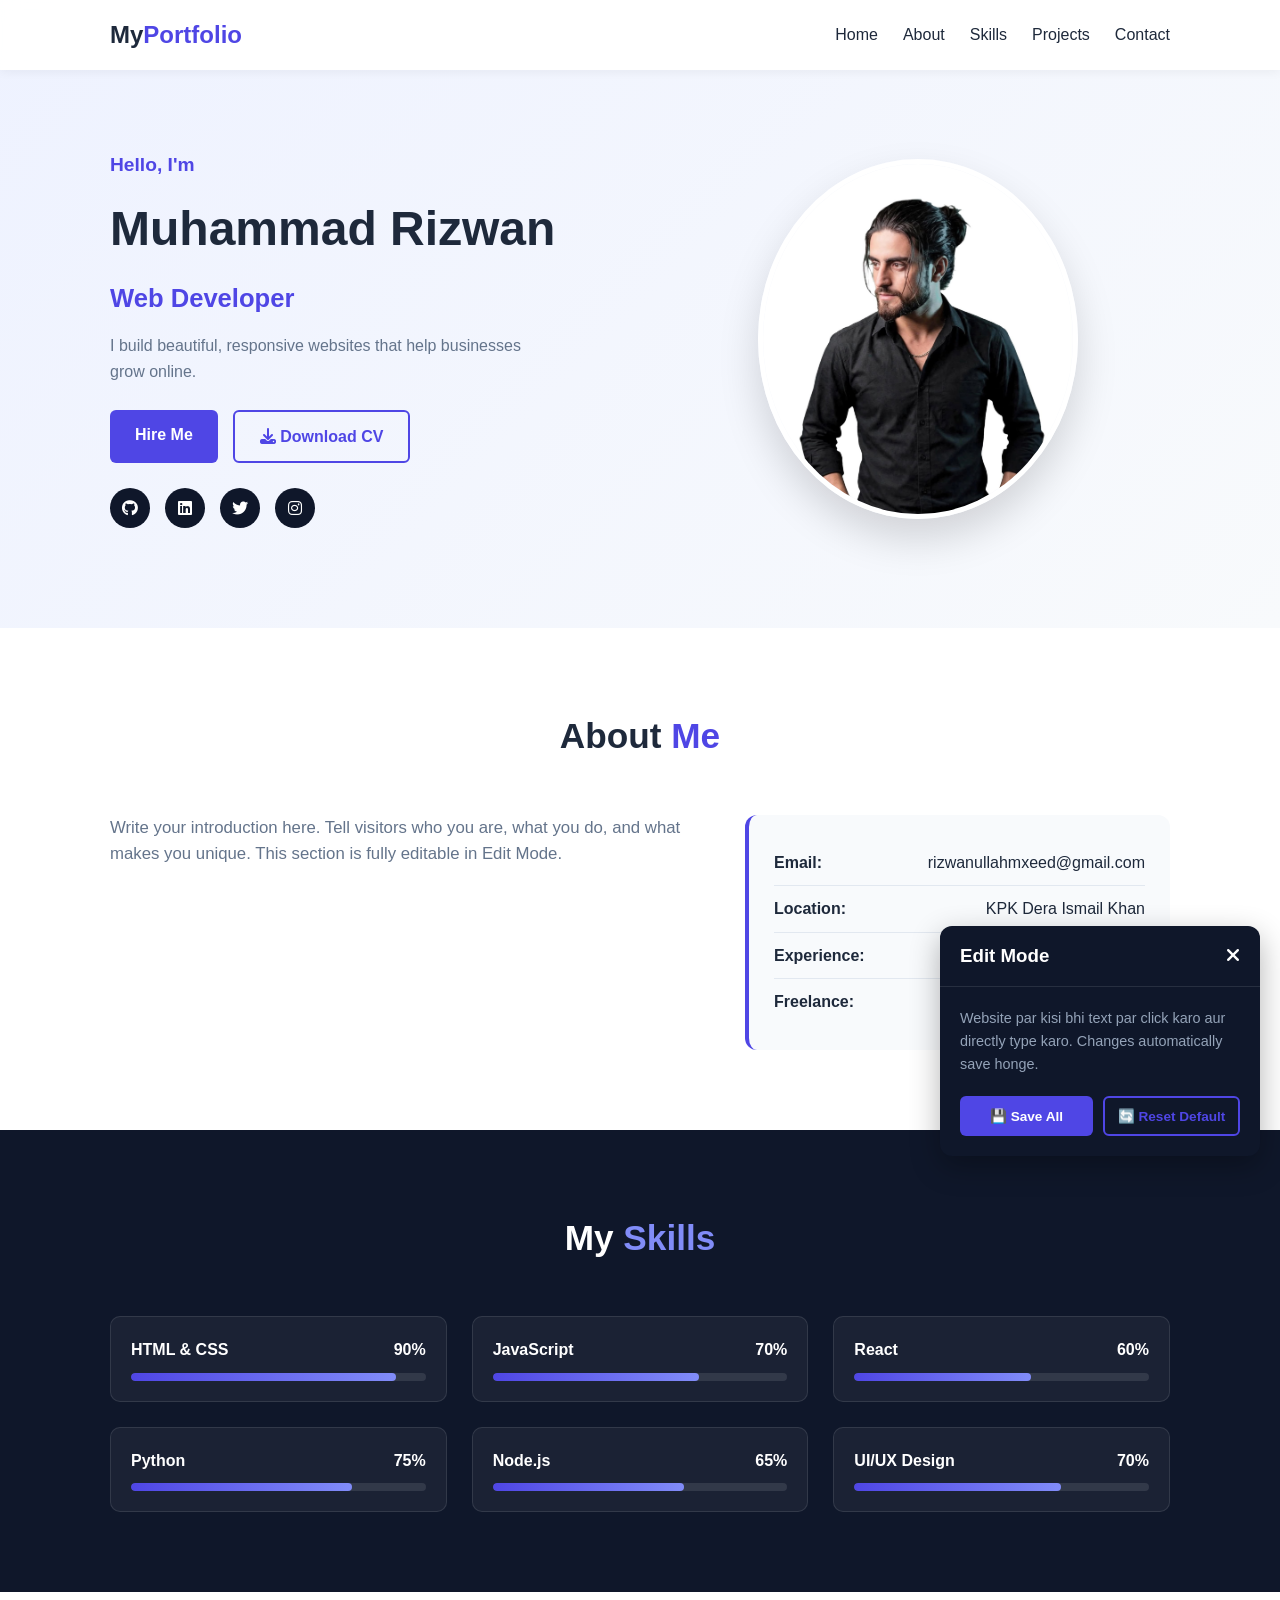
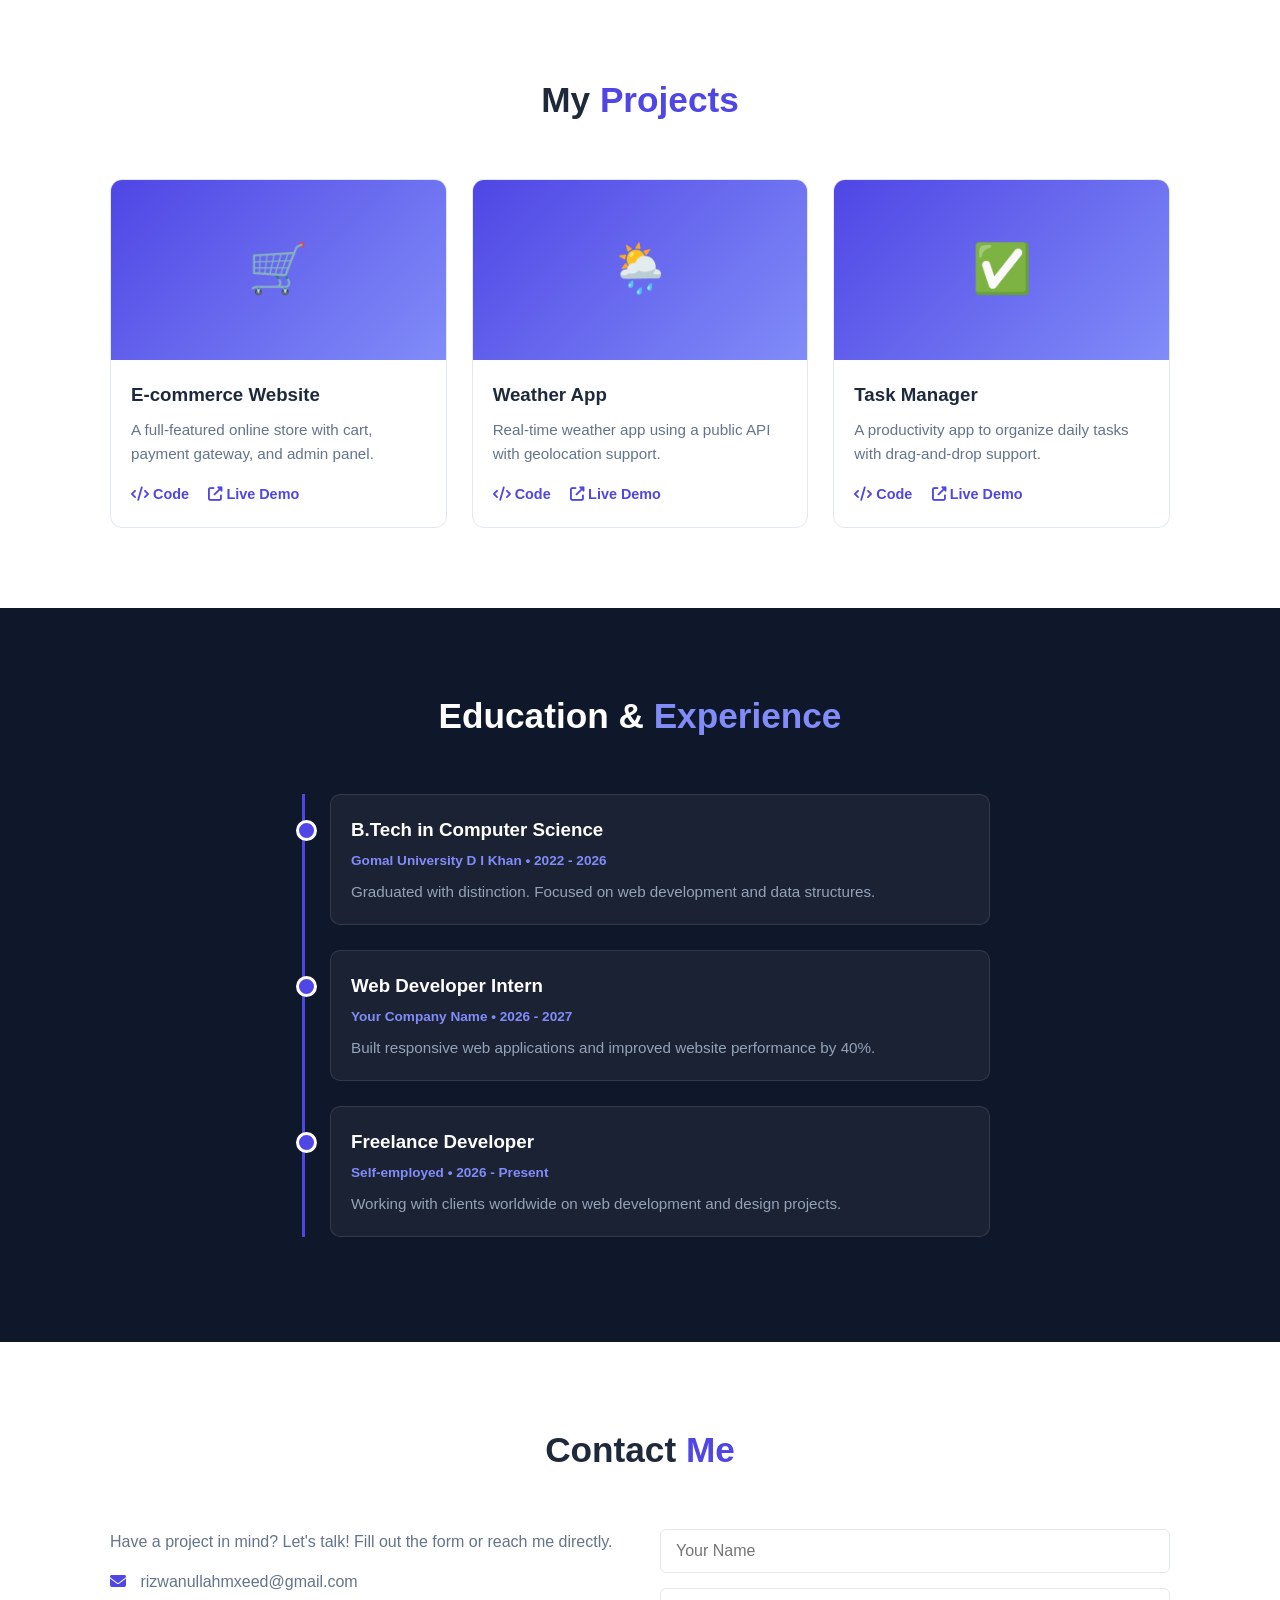
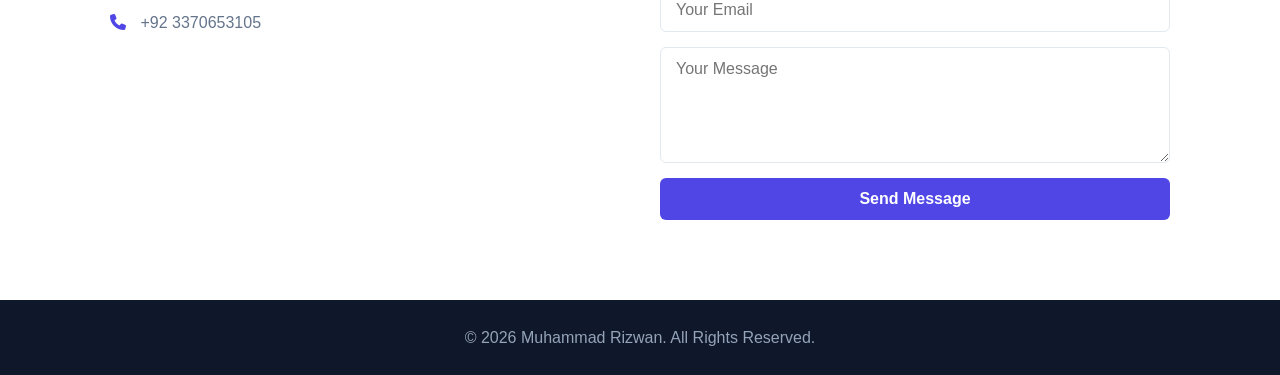
<file: index.html>
<!DOCTYPE html>
<html lang="en">
<head>
    <meta charset="UTF-8">
    <meta name="viewport" content="width=device-width, initial-scale=1.0">
    <title>My Portfolio</title>
    <link rel="stylesheet" href="style.css">
    <!-- Font Awesome for icons -->
    <link rel="stylesheet" href="https://cdnjs.cloudflare.com/ajax/libs/font-awesome/6.5.0/css/all.min.css">
</head>
<body>

    <!-- Navbar -->
    <nav class="navbar">
        <div class="container nav-inner">
            <a href="#home" class="logo">My<span>Portfolio</span></a>
            <ul class="nav-links" id="navLinks">
                <li><a href="#home">Home</a></li>
                <li><a href="#about">About</a></li>
                <li><a href="#skills">Skills</a></li>
                <li><a href="#projects">Projects</a></li>
                <li><a href="#contact">Contact</a></li>
                
            </ul>
            <div class="hamburger" id="hamburger">
                <i class="fas fa-bars"></i>
            </div>
        </div>
    </nav>

    <!-- Hero Section -->
    <header id="home" class="hero">
        <div class="container hero-inner">
            <div class="hero-text">
                <p class="greeting">Hello, I'm</p>
                <h1 data-field="name">Muhammad Rizwan</h1>
                <h2 data-field="role" class="role">Web Developer</h2>
                <p class="tagline" data-field="tagline">
                    I build beautiful, responsive websites that help businesses grow online.
                </p>
                <div class="hero-buttons">
                    <a href="#contact" class="btn btn-primary">Hire Me</a>
                    <a href="#" class="btn btn-outline" id="resumeBtn"><i class="fas fa-download"></i> Download CV</a>
                </div>
                <div class="socials" id="socials">
                    <a href="#" data-social="github"><i class="fab fa-github"></i></a>
                    <a href="#" data-social="linkedin"><i class="fab fa-linkedin"></i></a>
                    <a href="#" data-social="twitter"><i class="fab fa-twitter"></i></a>
                    <a href="#" data-social="instagram"><i class="fab fa-instagram"></i></a>
                </div>
            </div>
            <div class="hero-image">
                <div class="image-box">
                    <img src="/R-R.png.jpeg" alt="Profile Photo" id="profilePic">
                </div>
            </div>
        </div>
    </header>

    <!-- About Section -->
    <section id="about" class="section">
        <div class="container">
            <h2 class="section-title">About <span>Me</span></h2>
            <div class="about-content">
                <p class="about-text" data-field="about">
                    Write your introduction here. Tell visitors who you are, what you do,
                    and what makes you unique. This section is fully editable in Edit Mode.
                </p>
                <div class="about-info">
                    <div class="info-item"><span>Email:</span> <span data-field="email">rizwanullahmxeed.com</span></div>
                    <div class="info-item"><span>Location:</span> <span data-field="location">KPK Dera Ismail Khan</span></div>
                    <div class="info-item"><span>Experience:</span> <span data-field="experience">2+ Years</span></div>
                    <div class="info-item"><span>Freelance:</span> <span data-field="freelance">Available</span></div>
                </div>
            </div>
        </div>
    </section>

    <!-- Skills Section -->
    <section id="skills" class="section bg-dark">
        <div class="container">
            <h2 class="section-title">My <span>Skills</span></h2>
            <div class="skills-grid" id="skillsGrid">
                <!-- Skills injected by JavaScript -->
            </div>
        </div>
    </section>

    <!-- Projects Section -->
    <section id="projects" class="section">
        <div class="container">
            <h2 class="section-title">My <span>Projects</span></h2>
            <div class="projects-grid" id="projectsGrid">
                <!-- Projects injected by JavaScript -->
            </div>
        </div>
    </section>

    <!-- Education Section -->
    <section id="education" class="section bg-dark">
        <div class="container">
            <h2 class="section-title">Education & <span>Experience</span></h2>
            <div class="timeline" id="timeline">
                <!-- Timeline injected by JavaScript -->
            </div>
        </div>
    </section>

    <!-- Contact Section -->
    <section id="contact" class="section">
        <div class="container">
            <h2 class="section-title">Contact <span>Me</span></h2>
            <div class="contact-content">
                <div class="contact-info">
                    <p data-field="contactText">Have a project in mind? Let's talk! Fill out the form or reach me directly.</p>
                    <p><i class="fas fa-envelope"></i> <span data-field="email2">rizwanullahmxeed@gmail.com</span></p>
                    <p><i class="fas fa-phone"></i> <span data-field="phone">+92 3370653105</span></p>
                </div>
                <form id="contactForm" class="contact-form">
                    <input type="text" placeholder="Your Name" required>
                    <input type="email" placeholder="Your Email" required>
                    <textarea placeholder="Your Message" rows="5" required></textarea>
                    <button type="submit" class="btn btn-primary">Send Message</button>
                </form>
            </div>
        </div>
    </section>

    <!-- Footer -->
    <footer class="footer">
        <p>© <span id="year"></span> <span data-field="name">Your Name</span>. All Rights Reserved.</p>
    </footer>

    <!-- Edit Panel -->
    <div class="edit-panel" id="editPanel">
        <div class="edit-panel-header">
            <h3>Edit Mode</h3>
            <button id="closeEditBtn"><i class="fas fa-times"></i></button>
        </div>
        <div class="edit-panel-body">
            <p class="edit-hint">Website par kisi bhi text par click karo aur directly type karo. Changes automatically save honge.</p>
            <div class="edit-actions">
                <button class="btn btn-primary" id="saveBtn">💾 Save All</button>
                <button class="btn btn-outline" id="resetBtn">🔄 Reset Default</button>
            </div>
        </div>
    </div>

    <script src="script.js"></script>
</body>
</html>
</file>
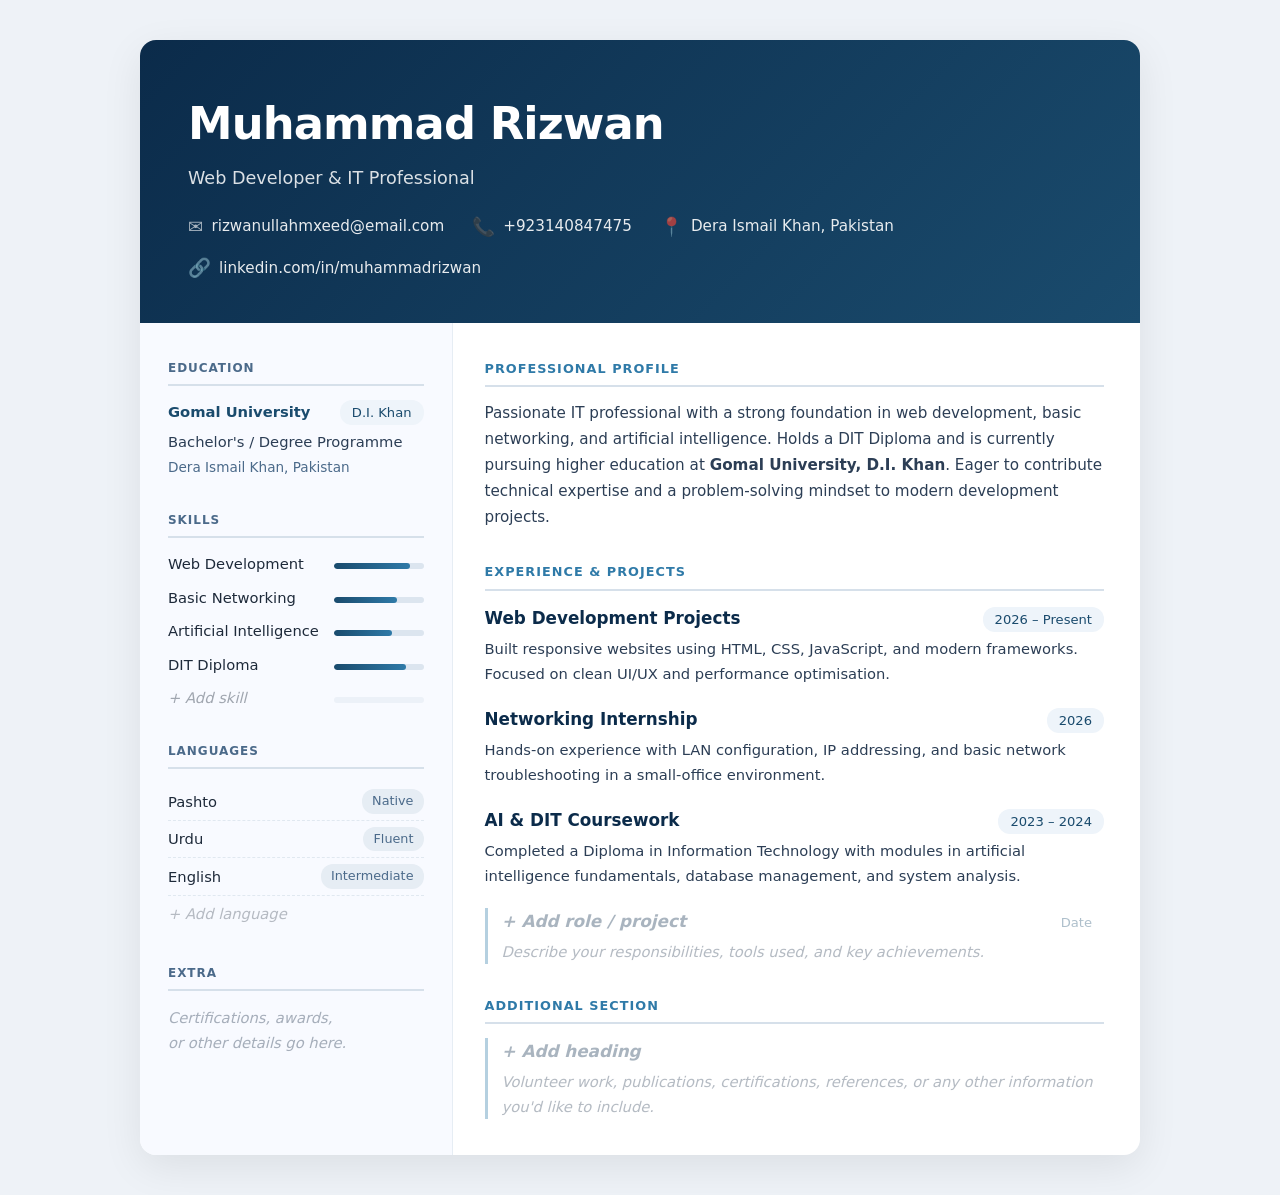
<file: CV.html>
<!DOCTYPE html>
<html lang="en">
<head>
  <meta charset="UTF-8">
  <meta name="viewport" content="width=device-width, initial-scale=1.0">
  <title>Muhammad Rizwan — CV</title>
  <style>
    /* ── Reset & Base ──────────────────────────────────────────── */
    *, *::before, *::after {
      margin: 0;
      padding: 0;
      box-sizing: border-box;
    }

    body {
      font-family: 'Segoe UI', Roboto, system-ui, -apple-system, sans-serif;
      background: #eef2f7;
      display: flex;
      justify-content: center;
      padding: 40px 20px;
      line-height: 1.6;
      color: #1e2a3a;
    }

    /* ── Page / Card ──────────────────────────────────────────── */
    .cv-container {
      max-width: 1000px;
      width: 100%;
      background: #ffffff;
      border-radius: 16px;
      box-shadow: 0 12px 40px rgba(0, 0, 0, 0.08);
      overflow: hidden;
    }

    /* ── Header ────────────────────────────────────────────────── */
    .cv-header {
      background: linear-gradient(135deg, #0b2b4a 0%, #1a4b6d 100%);
      color: #fff;
      padding: 48px 48px 40px;
    }

    .cv-header h1 {
      font-size: 2.8rem;
      font-weight: 700;
      letter-spacing: -0.02em;
      margin-bottom: 4px;
    }

    .cv-header .subtitle {
      font-size: 1.1rem;
      font-weight: 400;
      opacity: 0.85;
      margin-bottom: 20px;
    }

    .header-contact {
      display: flex;
      flex-wrap: wrap;
      gap: 12px 28px;
      font-size: 0.95rem;
    }

    .header-contact span {
      display: flex;
      align-items: center;
      gap: 8px;
      opacity: 0.9;
    }

    .header-contact .icon {
      font-size: 1.15rem;
      opacity: 0.7;
    }

    /* ── Body Layout ──────────────────────────────────────────── */
    .cv-body {
      display: grid;
      grid-template-columns: 1fr 2.2fr;
      gap: 0;
    }

    /* ── Sidebar (left) ────────────────────────────────────────── */
    .sidebar {
      background: #f8faff;
      padding: 36px 28px;
      border-right: 1px solid #e6edf4;
    }

    .sidebar-section {
      margin-bottom: 32px;
    }

    .sidebar-section:last-child {
      margin-bottom: 0;
    }

    .sidebar-title {
      font-size: 0.75rem;
      font-weight: 700;
      text-transform: uppercase;
      letter-spacing: 0.08em;
      color: #4b6a8a;
      margin-bottom: 14px;
      padding-bottom: 6px;
      border-bottom: 2px solid #d6e0ea;
    }

    .skill-item {
      display: flex;
      align-items: baseline;
      justify-content: space-between;
      margin-bottom: 10px;
    }

    .skill-name {
      font-weight: 500;
      font-size: 0.92rem;
      color: #1e2a3a;
    }

    .skill-bar {
      width: 90px;
      height: 6px;
      background: #dce5ef;
      border-radius: 3px;
      overflow: hidden;
      flex-shrink: 0;
    }

    .skill-bar-fill {
      height: 100%;
      border-radius: 3px;
      background: linear-gradient(90deg, #1a4b6d, #2f7aa8);
    }

    .lang-item {
      display: flex;
      justify-content: space-between;
      align-items: center;
      padding: 6px 0;
      border-bottom: 1px dashed #e0e8f0;
    }

    .lang-item:last-child {
      border-bottom: none;
    }

    .lang-name {
      font-weight: 500;
      font-size: 0.92rem;
    }

    .lang-level {
      font-size: 0.8rem;
      color: #4b6a8a;
      background: #e6edf4;
      padding: 2px 10px;
      border-radius: 12px;
    }

    .sidebar-text {
      font-size: 0.92rem;
      color: #2c3e55;
      line-height: 1.7;
    }

    .sidebar-text strong {
      color: #0b2b4a;
    }

    /* ── Main Content (right) ──────────────────────────────────── */
    .main-content {
      padding: 36px 36px 36px 32px;
    }

    .main-section {
      margin-bottom: 32px;
    }

    .main-section:last-child {
      margin-bottom: 0;
    }

    .main-title {
      font-size: 0.8rem;
      font-weight: 700;
      text-transform: uppercase;
      letter-spacing: 0.08em;
      color: #2f7aa8;
      margin-bottom: 14px;
      padding-bottom: 6px;
      border-bottom: 2px solid #d6e0ea;
    }

    .profile-text {
      font-size: 0.95rem;
      color: #2c3e55;
      line-height: 1.7;
    }

    .entry {
      margin-bottom: 20px;
    }

    .entry:last-child {
      margin-bottom: 0;
    }

    .entry-header {
      display: flex;
      justify-content: space-between;
      align-items: baseline;
      flex-wrap: wrap;
      gap: 4px 12px;
      margin-bottom: 3px;
    }

    .entry-title {
      font-size: 1.05rem;
      font-weight: 700;
      color: #0b2b4a;
    }

    .entry-sub {
      font-weight: 600;
      font-size: 0.92rem;
      color: #1a4b6d;
    }

    .entry-date {
      font-size: 0.82rem;
      background: #eef4fa;
      color: #1a4b6d;
      padding: 2px 12px;
      border-radius: 12px;
      font-weight: 500;
    }

    .entry-desc {
      font-size: 0.92rem;
      color: #2c3e55;
      line-height: 1.7;
      margin-top: 4px;
    }

    .entry-desc ul {
      list-style: none;
      padding-left: 0;
      margin-top: 4px;
    }

    .entry-desc ul li {
      position: relative;
      padding-left: 18px;
      margin-bottom: 4px;
    }

    .entry-desc ul li::before {
      content: "▹";
      position: absolute;
      left: 0;
      color: #2f7aa8;
      font-weight: 700;
    }

    /* ── Extra / Custom Entries ────────────────────────────────── */
    .custom-entry {
      border-left: 3px solid #2f7aa8;
      padding-left: 14px;
      margin-bottom: 16px;
    }

    .custom-entry:last-child {
      margin-bottom: 0;
    }

    .custom-entry .entry-header {
      margin-bottom: 2px;
    }

    /* ── Utility ───────────────────────────────────────────────── */
    .mt-1 { margin-top: 6px; }
    .mt-2 { margin-top: 12px; }
    .text-muted { color: #4b6a8a; font-size: 0.85rem; }

    /* ── Print optimisation ────────────────────────────────────── */
    @media print {
      body { background: #fff; padding: 0; }
      .cv-container { box-shadow: none; border-radius: 0; }
      .sidebar { background: #f8faff; }
    }

    /* ── Responsive ────────────────────────────────────────────── */
    @media (max-width: 700px) {
      .cv-body { grid-template-columns: 1fr; }
      .sidebar { border-right: none; border-bottom: 1px solid #e6edf4; }
      .cv-header { padding: 32px 24px; }
      .cv-header h1 { font-size: 2rem; }
      .main-content { padding: 28px 24px; }
      .sidebar { padding: 28px 24px; }
    }
  </style>
</head>
<body>

<div class="cv-container">

  <!-- ═══════════════════════════════════════════════════════════
       HEADER
       ═══════════════════════════════════════════════════════════ -->
  <header class="cv-header">
    <h1>Muhammad Rizwan</h1>
    <div class="subtitle">Web Developer &amp; IT Professional</div>
    <div class="header-contact">
      <span><span class="icon">✉</span> rizwanullahmxeed@email.com</span>
      <span><span class="icon">📞</span> +923140847475</span>
      <span><span class="icon">📍</span> Dera Ismail Khan, Pakistan</span>
      <span><span class="icon">🔗</span> linkedin.com/in/muhammadrizwan</span>
    </div>
  </header>

  <!-- ═══════════════════════════════════════════════════════════
       BODY
       ═══════════════════════════════════════════════════════════ -->
  <div class="cv-body">

    <!-- ─── SIDEBAR ──────────────────────────────────────────── -->
    <aside class="sidebar">

      <!-- Education -->
      <section class="sidebar-section">
        <h2 class="sidebar-title">Education</h2>
        <div class="entry">
          <div class="entry-header">
            <span class="entry-sub">Gomal University</span>
            <span class="entry-date">D.I. Khan</span>
          </div>
          <div class="entry-desc">
            Bachelor's / Degree Programme<br>
            <span class="text-muted">Dera Ismail Khan, Pakistan</span>
          </div>
        </div>
      </section>

      <!-- Skills -->
      <section class="sidebar-section">
        <h2 class="sidebar-title">Skills</h2>

        <div class="skill-item">
          <span class="skill-name">Web Development</span>
          <div class="skill-bar"><div class="skill-bar-fill" style="width:85%"></div></div>
        </div>

        <div class="skill-item">
          <span class="skill-name">Basic Networking</span>
          <div class="skill-bar"><div class="skill-bar-fill" style="width:70%"></div></div>
        </div>

        <div class="skill-item">
          <span class="skill-name">Artificial Intelligence</span>
          <div class="skill-bar"><div class="skill-bar-fill" style="width:65%"></div></div>
        </div>

        <div class="skill-item">
          <span class="skill-name">DIT Diploma</span>
          <div class="skill-bar"><div class="skill-bar-fill" style="width:80%"></div></div>
        </div>

        <!-- ═══ CUSTOM SKILL SLOT ═══
             Add more skills below by copying the .skill-item block
             and adjusting the style="width:…%" value.
        -->
        <div class="skill-item" style="opacity:0.4; pointer-events:none;">
          <span class="skill-name" style="font-style:italic;">+ Add skill</span>
          <div class="skill-bar"><div class="skill-bar-fill" style="width:0%"></div></div>
        </div>
      </section>

      <!-- Languages -->
      <section class="sidebar-section">
        <h2 class="sidebar-title">Languages</h2>

        <div class="lang-item">
          <span class="lang-name">Pashto</span>
          <span class="lang-level">Native</span>
        </div>

        <div class="lang-item">
          <span class="lang-name">Urdu</span>
          <span class="lang-level">Fluent</span>
        </div>

        <div class="lang-item">
          <span class="lang-name">English</span>
          <span class="lang-level">Intermediate</span>
        </div>

        <!-- ═══ CUSTOM LANGUAGE SLOT ═══ -->
        <div class="lang-item" style="opacity:0.3;">
          <span class="lang-name" style="font-style:italic;">+ Add language</span>
          <span class="lang-level" style="visibility:hidden;">—</span>
        </div>
      </section>

      <!-- Additional Info placeholder -->
      <section class="sidebar-section">
        <h2 class="sidebar-title">Extra</h2>
        <p class="sidebar-text" style="opacity:0.4; font-style:italic;">
          Certifications, awards,<br>or other details go here.
        </p>
        <!-- ═══ CUSTOM SIDEBAR ENTRY ═══
             Replace the placeholder above with your own content.
        -->
      </section>

    </aside>

    <!-- ─── MAIN CONTENT ─────────────────────────────────────── -->
    <main class="main-content">

      <!-- Profile -->
      <section class="main-section">
        <h2 class="main-title">Professional Profile</h2>
        <p class="profile-text">
          Passionate IT professional with a strong foundation in web development,
          basic networking, and artificial intelligence. Holds a DIT Diploma and
          is currently pursuing higher education at <strong>Gomal University, D.I. Khan</strong>.
          Eager to contribute technical expertise and a problem-solving mindset
          to modern development projects.
        </p>
      </section>

      <!-- Experience / Projects placeholder -->
      <section class="main-section">
        <h2 class="main-title">Experience &amp; Projects</h2>

        <div class="entry">
          <div class="entry-header">
            <span class="entry-title">Web Development Projects</span>
            <span class="entry-date">2026 – Present</span>
          </div>
          <div class="entry-desc">
            Built responsive websites using HTML, CSS, JavaScript, and modern
            frameworks. Focused on clean UI/UX and performance optimisation.
          </div>
        </div>

        <div class="entry">
          <div class="entry-header">
            <span class="entry-title">Networking Internship</span>
            <span class="entry-date">2026</span>
          </div>
          <div class="entry-desc">
            Hands-on experience with LAN configuration, IP addressing, and
            basic network troubleshooting in a small-office environment.
          </div>
        </div>

        <div class="entry">
          <div class="entry-header">
            <span class="entry-title">AI &amp; DIT Coursework</span>
            <span class="entry-date">2023 – 2024</span>
          </div>
          <div class="entry-desc">
            Completed a Diploma in Information Technology with modules in
            artificial intelligence fundamentals, database management, and
            system analysis.
          </div>
        </div>

        <!-- ═══ CUSTOM EXPERIENCE SLOT ═══ -->
        <div class="custom-entry" style="opacity:0.35;">
          <div class="entry-header">
            <span class="entry-title" style="font-style:italic;">+ Add role / project</span>
            <span class="entry-date" style="background:transparent;">Date</span>
          </div>
          <div class="entry-desc" style="font-style:italic;">
            Describe your responsibilities, tools used, and key achievements.
          </div>
        </div>
      </section>

      <!-- Additional custom section -->
      <section class="main-section">
        <h2 class="main-title">Additional Section</h2>
        <div class="custom-entry" style="opacity:0.35;">
          <div class="entry-header">
            <span class="entry-title" style="font-style:italic;">+ Add heading</span>
          </div>
          <div class="entry-desc" style="font-style:italic;">
            Volunteer work, publications, certifications, references, or any
            other information you'd like to include.
          </div>
        </div>
      </section>

    </main>

  </div><!-- /.cv-body -->
</div><!-- /.cv-container -->

</body>
</html>
</file>
<file: style.css>
/* ===== Reset & Base ===== */
* {
    margin: 0;
    padding: 0;
    box-sizing: border-box;
}

:root {
    --primary: #4f46e5;
    --primary-dark: #4338ca;
    --bg: #ffffff;
    --bg-dark: #0f172a;
    --text: #1e293b;
    --text-light: #64748b;
    --border: #e2e8f0;
}

html {
    scroll-behavior: smooth;
}

body {
    font-family: 'Segoe UI', Tahoma, Geneva, Verdana, sans-serif;
    color: var(--text);
    line-height: 1.6;
    background: var(--bg);
}

.container {
    max-width: 1100px;
    margin: 0 auto;
    padding: 0 20px;
}

.section {
    padding: 80px 0;
}

.bg-dark {
    background: var(--bg-dark);
    color: #fff;
}

.section-title {
    text-align: center;
    font-size: 2.2rem;
    margin-bottom: 50px;
}

.section-title span {
    color: var(--primary);
}

.bg-dark .section-title span {
    color: #818cf8;
}

/* ===== Navbar ===== */
.navbar {
    position: fixed;
    top: 0;
    width: 100%;
    background: rgba(255, 255, 255, 0.95);
    backdrop-filter: blur(10px);
    box-shadow: 0 2px 10px rgba(0, 0, 0, 0.05);
    z-index: 1000;
}

.nav-inner {
    display: flex;
    justify-content: space-between;
    align-items: center;
    height: 70px;
}

.logo {
    font-size: 1.5rem;
    font-weight: 700;
    color: var(--text);
    text-decoration: none;
}

.logo span {
    color: var(--primary);
}

.nav-links {
    display: flex;
    list-style: none;
    align-items: center;
    gap: 25px;
}

.nav-links a {
    text-decoration: none;
    color: var(--text);
    font-weight: 500;
    transition: color 0.3s;
}

.nav-links a:hover {
    color: var(--primary);
}

.btn-edit {
    background: var(--primary);
    color: #fff;
    border: none;
    padding: 8px 16px;
    border-radius: 6px;
    cursor: pointer;
    font-size: 0.9rem;
    transition: background 0.3s;
}

.btn-edit:hover {
    background: var(--primary-dark);
}

.hamburger {
    display: none;
    font-size: 1.5rem;
    cursor: pointer;
}

/* ===== Hero ===== */
.hero {
    padding: 150px 0 100px;
    background: linear-gradient(135deg, #eef2ff 0%, #f8fafc 100%);
}

.hero-inner {
    display: grid;
    grid-template-columns: 1fr 1fr;
    gap: 50px;
    align-items: center;
}

.greeting {
    font-size: 1.2rem;
    color: var(--primary);
    font-weight: 600;
}

.hero-text h1 {
    font-size: 3rem;
    margin: 10px 0;
}

.role {
    font-size: 1.6rem;
    color: var(--primary);
    font-weight: 600;
    margin-bottom: 15px;
}

.tagline {
    color: var(--text-light);
    max-width: 450px;
    margin-bottom: 25px;
}

.hero-buttons {
    display: flex;
    gap: 15px;
    margin-bottom: 25px;
    flex-wrap: wrap;
}

.btn {
    display: inline-block;
    padding: 12px 25px;
    border-radius: 6px;
    text-decoration: none;
    font-weight: 600;
    border: none;
    cursor: pointer;
    transition: all 0.3s;
    font-size: 1rem;
}

.btn-primary {
    background: var(--primary);
    color: #fff;
}

.btn-primary:hover {
    background: var(--primary-dark);
    transform: translateY(-2px);
}

.btn-outline {
    border: 2px solid var(--primary);
    color: var(--primary);
    background: transparent;
}

.btn-outline:hover {
    background: var(--primary);
    color: #fff;
}

.socials {
    display: flex;
    gap: 15px;
}

.socials a {
    width: 40px;
    height: 40px;
    border-radius: 50%;
    background: var(--bg-dark);
    color: #fff;
    display: flex;
    align-items: center;
    justify-content: center;
    text-decoration: none;
    transition: all 0.3s;
}

.socials a:hover {
    background: var(--primary);
    transform: translateY(-3px);
}

.hero-image .image-box {
    width: 320px;
    height: 360px;
    margin: 0 auto;
    border-radius: 50%;
    overflow: hidden;
    box-shadow: 0 20px 40px rgba(0, 0, 0, 0.15);
    border: 5px solid #fff;
}

.hero-image img {
    width: 100%;
    height: 100%;
    object-fit: cover;
}

/* ===== About ===== */
.about-content {
    display: grid;
    grid-template-columns: 1.4fr 1fr;
    gap: 40px;
}

.about-text {
    color: var(--text-light);
    font-size: 1.05rem;
}

.about-info {
    background: #f8fafc;
    padding: 25px;
    border-radius: 12px;
    border-left: 4px solid var(--primary);
}

.info-item {
    display: flex;
    justify-content: space-between;
    padding: 10px 0;
    border-bottom: 1px solid var(--border);
}

.info-item:last-child {
    border-bottom: none;
}

.info-item span:first-child {
    font-weight: 600;
}

/* ===== Skills ===== */
.skills-grid {
    display: grid;
    grid-template-columns: repeat(auto-fit, minmax(280px, 1fr));
    gap: 25px;
}

.skill-card {
    background: rgba(255, 255, 255, 0.05);
    padding: 20px;
    border-radius: 10px;
    border: 1px solid rgba(255, 255, 255, 0.1);
}

.skill-name {
    display: flex;
    justify-content: space-between;
    margin-bottom: 10px;
    font-weight: 600;
}

.progress-bar {
    height: 8px;
    background: rgba(255, 255, 255, 0.1);
    border-radius: 10px;
    overflow: hidden;
}

.progress-fill {
    height: 100%;
    background: linear-gradient(90deg, var(--primary), #818cf8);
    width: 0;
    border-radius: 10px;
    transition: width 1.5s ease;
}

/* ===== Projects ===== */
.projects-grid {
    display: grid;
    grid-template-columns: repeat(auto-fit, minmax(300px, 1fr));
    gap: 25px;
}

.project-card {
    background: #fff;
    border: 1px solid var(--border);
    border-radius: 12px;
    overflow: hidden;
    transition: transform 0.3s, box-shadow 0.3s;
}

.project-card:hover {
    transform: translateY(-5px);
    box-shadow: 0 15px 30px rgba(0, 0, 0, 0.1);
}

.project-image {
    height: 180px;
    background: linear-gradient(135deg, var(--primary), #818cf8);
    display: flex;
    align-items: center;
    justify-content: center;
    color: #fff;
    font-size: 3rem;
}

.project-body {
    padding: 20px;
}

.project-body h3 {
    margin-bottom: 8px;
}

.project-body p {
    color: var(--text-light);
    font-size: 0.95rem;
    margin-bottom: 15px;
}

.project-links a {
    text-decoration: none;
    color: var(--primary);
    font-weight: 600;
    margin-right: 15px;
    font-size: 0.9rem;
}

/* ===== Timeline ===== */
.timeline {
    position: relative;
    max-width: 700px;
    margin: 0 auto;
    padding-left: 40px;
}

.timeline::before {
    content: '';
    position: absolute;
    left: 12px;
    top: 0;
    bottom: 0;
    width: 3px;
    background: var(--primary);
}

.timeline-item {
    position: relative;
    padding: 20px;
    margin-bottom: 25px;
    background: rgba(255, 255, 255, 0.05);
    border-radius: 10px;
    border: 1px solid rgba(255, 255, 255, 0.1);
}

.timeline-item::before {
    content: '';
    position: absolute;
    left: -35px;
    top: 25px;
    width: 15px;
    height: 15px;
    border-radius: 50%;
    background: var(--primary);
    border: 3px solid #fff;
}

.timeline-item h3 {
    color: #fff;
    margin-bottom: 5px;
}

.timeline-date {
    color: #818cf8;
    font-size: 0.85rem;
    font-weight: 600;
    margin-bottom: 8px;
    display: block;
}

.timeline-item p {
    color: #94a3b8;
    font-size: 0.95rem;
}

/* ===== Contact ===== */
.contact-content {
    display: grid;
    grid-template-columns: 1fr 1fr;
    gap: 40px;
}

.contact-info p {
    margin-bottom: 15px;
    color: var(--text-light);
}

.contact-info i {
    color: var(--primary);
    margin-right: 10px;
}

.contact-form {
    display: flex;
    flex-direction: column;
    gap: 15px;
}

.contact-form input,
.contact-form textarea {
    padding: 12px 15px;
    border: 1px solid var(--border);
    border-radius: 6px;
    font-family: inherit;
    font-size: 1rem;
    transition: border-color 0.3s;
}

.contact-form input:focus,
.contact-form textarea:focus {
    outline: none;
    border-color: var(--primary);
}

/* ===== Footer ===== */
.footer {
    background: var(--bg-dark);
    color: #94a3b8;
    text-align: center;
    padding: 25px 0;
}

/* ===== Edit Mode ===== */
body.edit-mode [contenteditable="true"] {
    outline: 2px dashed var(--primary);
    outline-offset: 3px;
    border-radius: 4px;
    cursor: text;
    background: rgba(79, 70, 229, 0.06);
}

body.edit-mode [contenteditable="true"]:hover {
    outline-color: #10b981;
}

.edit-panel {
    position: fixed;
    bottom: 20px;
    right: 20px;
    width: 320px;
    background: var(--bg-dark);
    color: #fff;
    border-radius: 12px;
    box-shadow: 0 10px 30px rgba(0, 0, 0, 0.3);
    transform: translateY(120%);
    transition: transform 0.4s ease;
    z-index: 2000;
}

.edit-panel.show {
    transform: translateY(0);
}

.edit-panel-header {
    display: flex;
    justify-content: space-between;
    align-items: center;
    padding: 15px 20px;
    border-bottom: 1px solid rgba(255, 255, 255, 0.1);
}

.edit-panel-header button {
    background: none;
    border: none;
    color: #fff;
    font-size: 1.2rem;
    cursor: pointer;
}

.edit-panel-body {
    padding: 20px;
}

.edit-hint {
    color: #94a3b8;
    font-size: 0.9rem;
    margin-bottom: 20px;
}

.edit-actions {
    display: flex;
    gap: 10px;
}

.edit-actions .btn {
    flex: 1;
    font-size: 0.85rem;
    padding: 10px;
}

/* ===== Edit icon on editable elements ===== */
.editable-mark::after {
    content: ' ✏️';
    font-size: 0.7em;
    opacity: 0.6;
}

/* ===== Toast ===== */
.toast {
    position: fixed;
    top: 90px;
    right: 20px;
    background: #10b981;
    color: #fff;
    padding: 12px 20px;
    border-radius: 8px;
    box-shadow: 0 5px 15px rgba(0, 0, 0, 0.2);
    opacity: 0;
    transform: translateX(50px);
    transition: all 0.4s;
    z-index: 3000;
}

.toast.show {
    opacity: 1;
    transform: translateX(0);
}

/* ===== Responsive ===== */
@media (max-width: 768px) {
    .hero {
        padding: 120px 0 60px;
    }

    .hero-inner,
    .about-content,
    .contact-content {
        grid-template-columns: 1fr;
    }

    .hero-text h1 {
        font-size: 2.2rem;
    }

    .hero-image .image-box {
        width: 240px;
        height: 270px;
    }

    .nav-links {
        position: fixed;
        top: 70px;
        right: -100%;
        flex-direction: column;
        background: #fff;
        width: 100%;
        padding: 30px;
        box-shadow: 0 10px 20px rgba(0, 0, 0, 0.1);
        transition: right 0.4s;
    }

    .nav-links.active {
        right: 0;
    }

    .hamburger {
        display: block;
    }

    .section-title {
        font-size: 1.8rem;
    }
}
</file>
